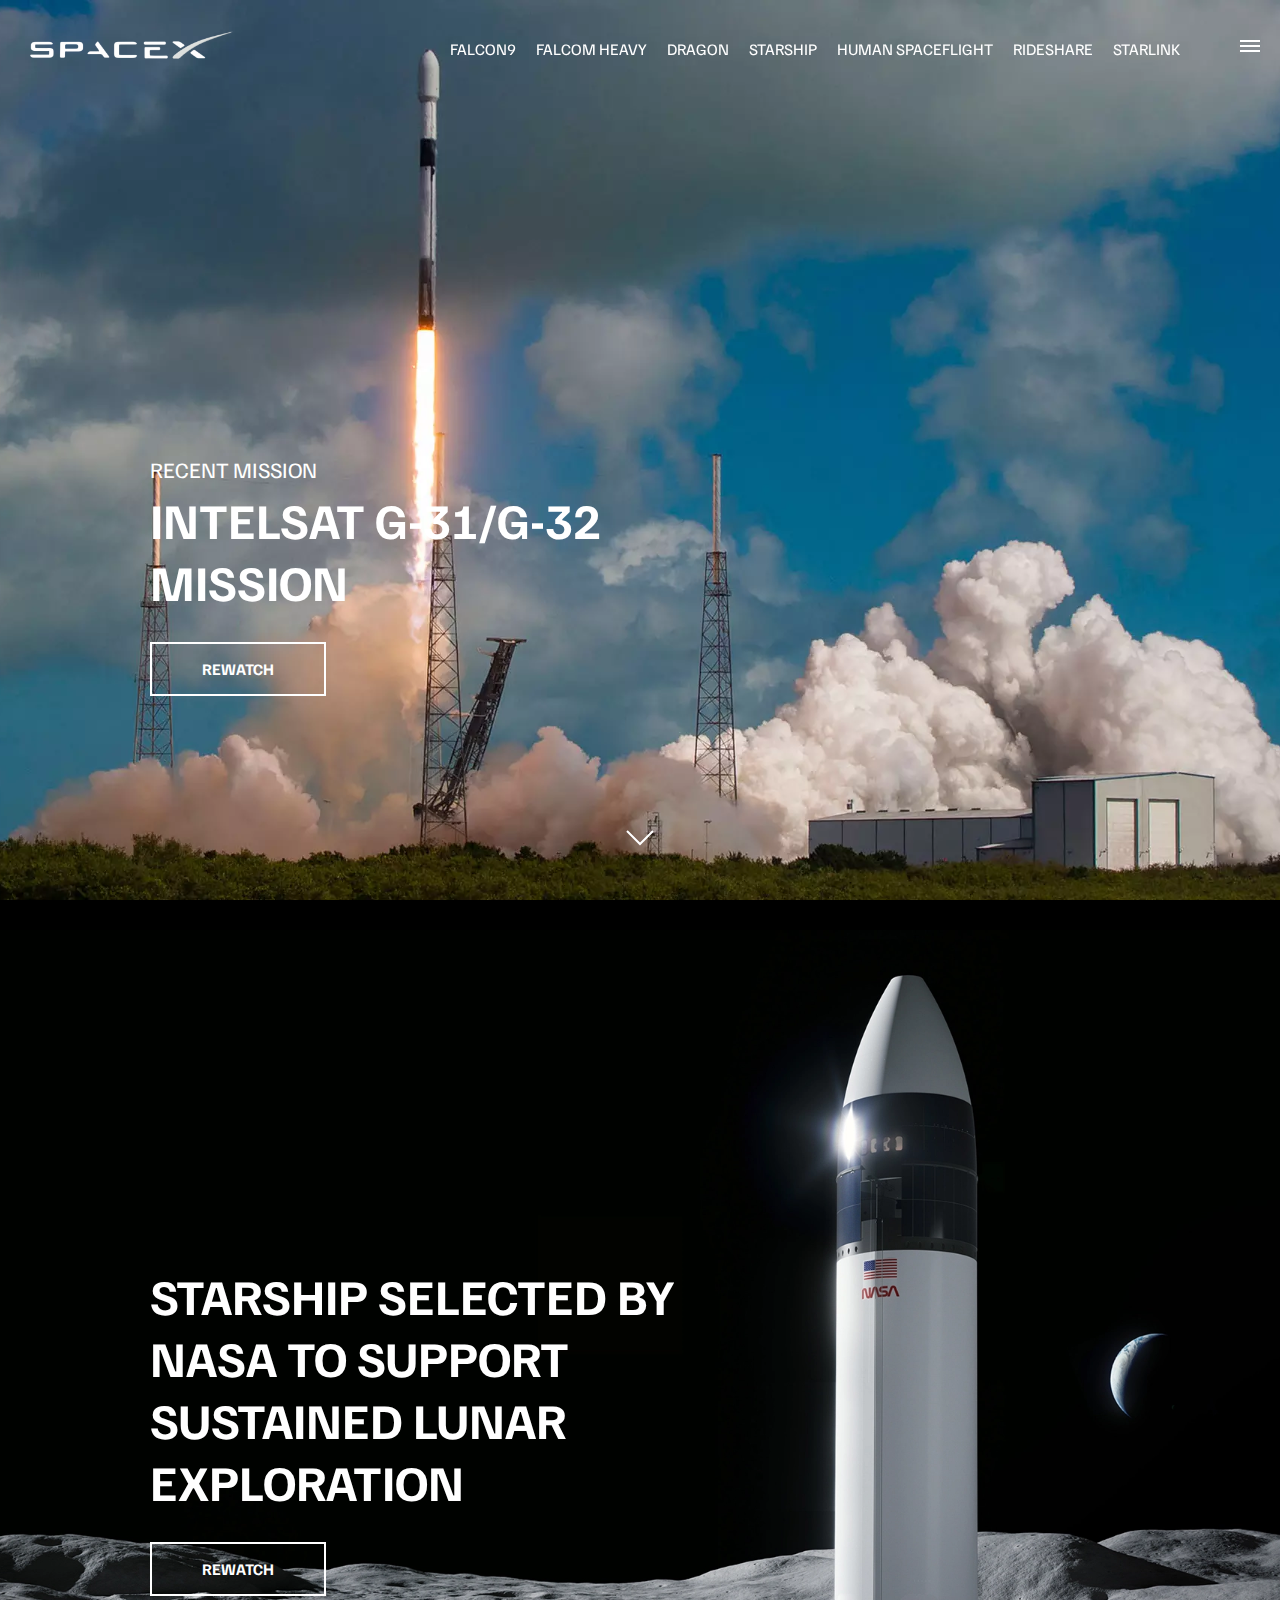
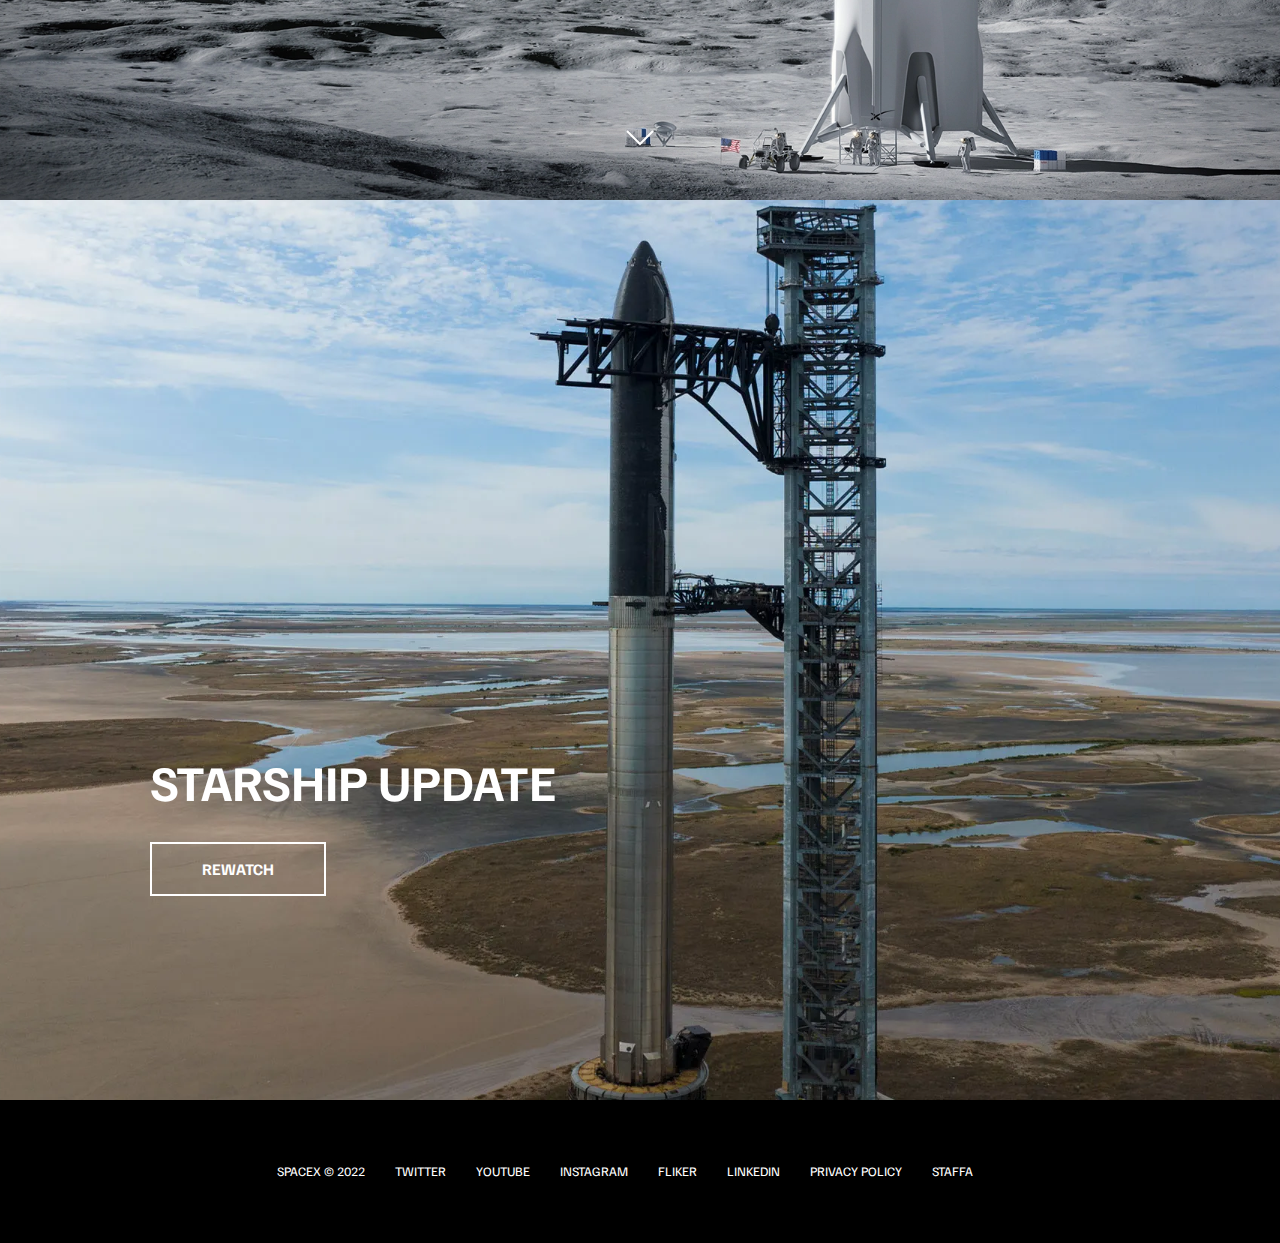
<file: index.html>
<!DOCTYPE html>
<html lang="en">
<head>
    <meta charset="UTF-8">
    <meta http-equiv="X-UA-Compatible" content="IE=edge">
    <meta name="viewport" content="width=device-width, initial-scale=1.0">
    <link rel="stylesheet" href="css/style.css">
    <script src="js/script.js" defer></script>
    <title>SpaceX</title>
</head>

<body>
    <div id="overlay"></div>
    <div id="mobile-menu" class="mobile-main-menu">
        <ul>
            <li><a href="#">Mission</a></li>
            <li><a href="#">Launches</a></li>
            <li><a href="#">Carrers</a></li>
            <li><a href="#">Updates</a></li>
            <li><a href="#">Shop</a></li>

            <li class="mobile-only"><a href="falcon9.html">falcon9</a></li>
            <li class="mobile-only"><a href="falcon-heavy.html">falcom Heavy</a></li>
            <li class="mobile-only"><a href="dragon.html">Dragon</a></li>
            <li class="mobile-only"><a href="#">Starship</a></li>
            <li class="mobile-only"><a href="#">Human Spaceflight</a></li>
            <li class="mobile-only"><a href="#">Rideshare</a></li>
            <li class="mobile-only"><a href="#">Starlink</a></li>
        </ul>
    </div>
    <header class="main-header">
   <div class="logo">
    <a href="index.html">
    <img src="img/logo.png" alt="SpaceX">
</a>
   </div>

   <nav class="desktop-main-menu">
  <ul>
     <li><a href="falcon9.html">falcon9</a></li>
     <li><a href="falcon-heavy.html">falcom Heavy</a></li>
     <li><a href="Dragon.html">Dragon</a></li>
     <li><a href="Starship.html">Starship</a></li>
     <li><a href="Human Spaceflight.html">Human Spaceflight</a></li>
     <li><a href="Rideshare.html">Rideshare</a></li>
     <li><a href="Shop.html">Starlink</a></li>
 </ul>
</nav>

</header>
 <!-- BOTTONE HAMBURGER -->
   
 <button id="menu-btn" class="hamburger" type="button">

    <span class="hamburger-top"></span>
    <span class="hamburger-middle"></span>
    <span class="hamburger-bottom"></span>
</button>

    <!-- SEZIONE A -->

 <section class="section-a">
    <div class="section-inner">
        <h4>Recent Mission</h4>
        <h2>INTELSAT G-31/G-32 MISSION</h2>
        <a class="btn">
            <div class="hover"></div>
            <span>Rewatch</span>
        </a>
    </div>
     
    <!-- FRECCIA SCORRIMENTO -->
    <div class="scroll-arrow">
    <svg width="30px" height="20px">
    <path
    stroke="#ffffff"
    fill="none"
    stroke-width="2px"
    d="M2.000,5.000 L15.000,18.000 L28.000,5.000 ">
</path>
  </svg>
    </div>
</section>

   
 <!-- SEZIONE B -->

 <section class="section-b">
    <div class="section-inner">
        
        <h2>STARSHIP SELECTED BY NASA TO SUPPORT SUSTAINED LUNAR EXPLORATION</h2>
        <a class="btn">
            <div class="hover"></div>
            <span>Rewatch</span>
        </a>
    </div>
     
    <!-- FRECCIA SCORRIMENTO -->
    <div class="scroll-arrow">
    <svg width="30px" height="20px">
    <path
    stroke="#ffffff"
    fill="none"
    stroke-width="2px"
    d="M2.000,5.000 L15.000,18.000 L28.000,5.000 ">
</path>
  </svg>
    </div>
</section>

   
 <!-- SEZIONE C -->

 <section class="section-c">
    <div class="section-inner">
        
        <h2>STARSHIP UPDATE</h2>
        <a class="btn">
            <div class="hover"></div>
            <span>Rewatch</span>
        </a>
    </div>
     

</path>
  </svg>
    </div>
</section>

<footer>
    <ul>
        <li><a>SpaceX &copy; 2022</a></li>
        <li><a href="https://twitter.com/Alex_Sfratta99">TWITTER</a></li>
        <li><a href="#">YOUTUBE</a></li>
        <li><a href="#">INSTAGRAM</a></li>
        <li><a href="#">FLIKER</a></li>
        <li><a href="https://www.linkedin.com/in/alessandrosfratta/">LINKEDIN</a></li>
        <li><a href="#">PRIVACY POLICY</a></li>
        <li><a href="https://www.instagram.com/alessandro_sfratta/">STAFFA</a></li>


    </ul>
</footer>   
 
</body>
</html>
</file>
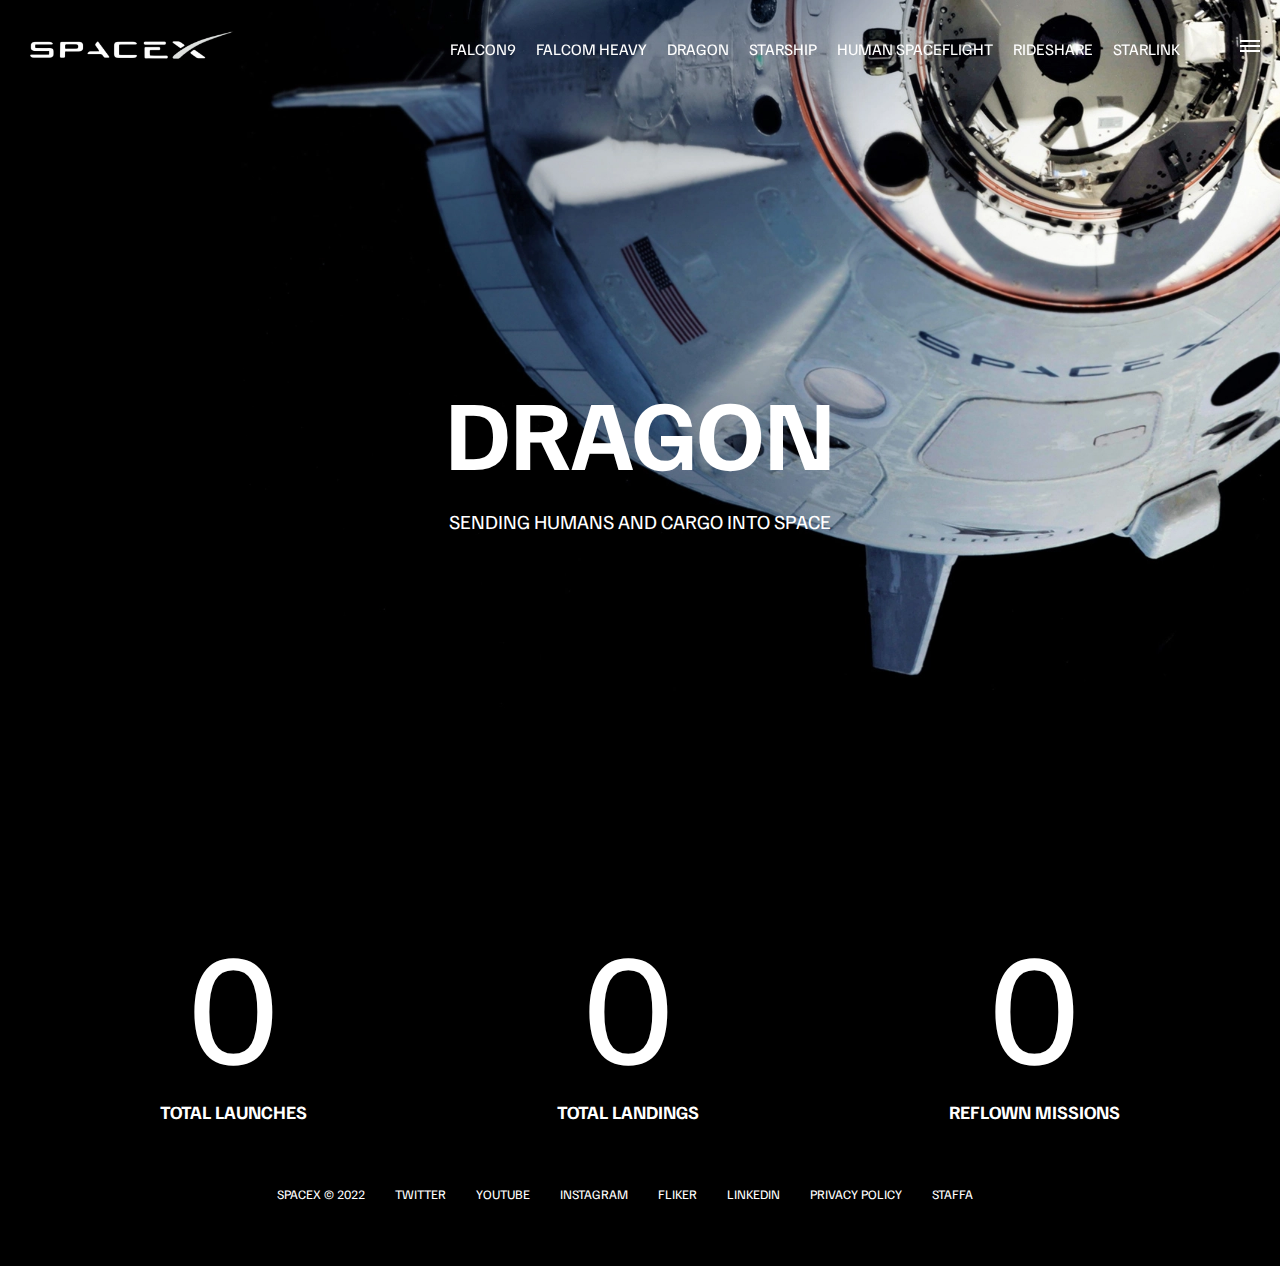
<file: dragon.html>
<!DOCTYPE html>
<html lang="en">
<head>
    <meta charset="UTF-8">
    <meta http-equiv="X-UA-Compatible" content="IE=edge">
    <meta name="viewport" content="width=device-width, initial-scale=1.0">
    <link rel="stylesheet" href="css/style.css">
    <script src="js/script.js" defer></script>
    <title>SpaceX - Dragon</title>
</head>

<body>
    <div id="overlay"></div>
    <div id="mobile-menu" class="mobile-main-menu">
        <ul>
            <li><a href="#">Mission</a></li>
            <li><a href="#">Launches</a></li>
            <li><a href="#">Carrers</a></li>
            <li><a href="#">Updates</a></li>
            <li><a href="#">Shop</a></li>

            <li class="mobile-only"><a href="falcon9.html">falcon9</a></li>
            <li class="mobile-only"><a href="falcon-heavy.html">falcom Heavy</a></li>
            <li class="mobile-only"><a href="dragon.html">Dragon</a></li>
            <li class="mobile-only"><a href="#">Starship</a></li>
            <li class="mobile-only"><a href="#">Human Spaceflight</a></li>
            <li class="mobile-only"><a href="#">Rideshare</a></li>
            <li class="mobile-only"><a href="#">Starlink</a></li>
        </ul>
    </div>
    <header class="main-header">
   <div class="logo">
    <a href="index.html">
    <img src="img/logo.png" alt="SpaceX">
</a>
   </div>

   <nav class="desktop-main-menu">
  <ul>
     <li><a href="falcon9.html">falcon9</a></li>
     <li><a href="falcon-heavy.html">falcom Heavy</a></li>
     <li><a href="Dragon.html">Dragon</a></li>
     <li><a href="Starship.html">Starship</a></li>
     <li><a href="Human Spaceflight.html">Human Spaceflight</a></li>
     <li><a href="Rideshare.html">Rideshare</a></li>
     <li><a href="Shop.html">Starlink</a></li>
 </ul>
</nav>

</header>
 <!-- BOTTONE HAMBURGER -->
   
 <button id="menu-btn" class="hamburger" type="button">

    <span class="hamburger-top"></span>
    <span class="hamburger-middle"></span>
    <span class="hamburger-bottom"></span>
</button>
<section class="section-animate bg-dragon"></section>
<div class="section-inner-center">
    <h3>Dragon</h3>
    <p>SENDING HUMANS AND CARGO INTO SPACE</p>
    </div>
<div class="stats">
    <div>
        <span class="counter" data-target="36">0</span>
        <h3>Total Launches</h3>
    </div>
    <div>
        <span class="counter" data-target="33">0</span>
        <h3>Total Landings</h3>
    </div>    
    <div>
        <span class="counter" data-target="15">0</span>
        <h3>REFLOWN MISSIONS</h3>
    </div>    
    
    
</div>
<footer>
    <ul>
        <li><a>SpaceX &copy; 2022</a></li>
        <li><a href="https://twitter.com/Alex_Sfratta99">TWITTER</a></li>
        <li><a href="#">YOUTUBE</a></li>
        <li><a href="#">INSTAGRAM</a></li>
        <li><a href="#">FLIKER</a></li>
        <li><a href="https://www.linkedin.com/in/alessandrosfratta/">LINKEDIN</a></li>
        <li><a href="#">PRIVACY POLICY</a></li>
        <li><a href="https://www.instagram.com/alessandro_sfratta/">STAFFA</a></li>


    </ul>
</footer>   
 
</body>
</html>
</file>
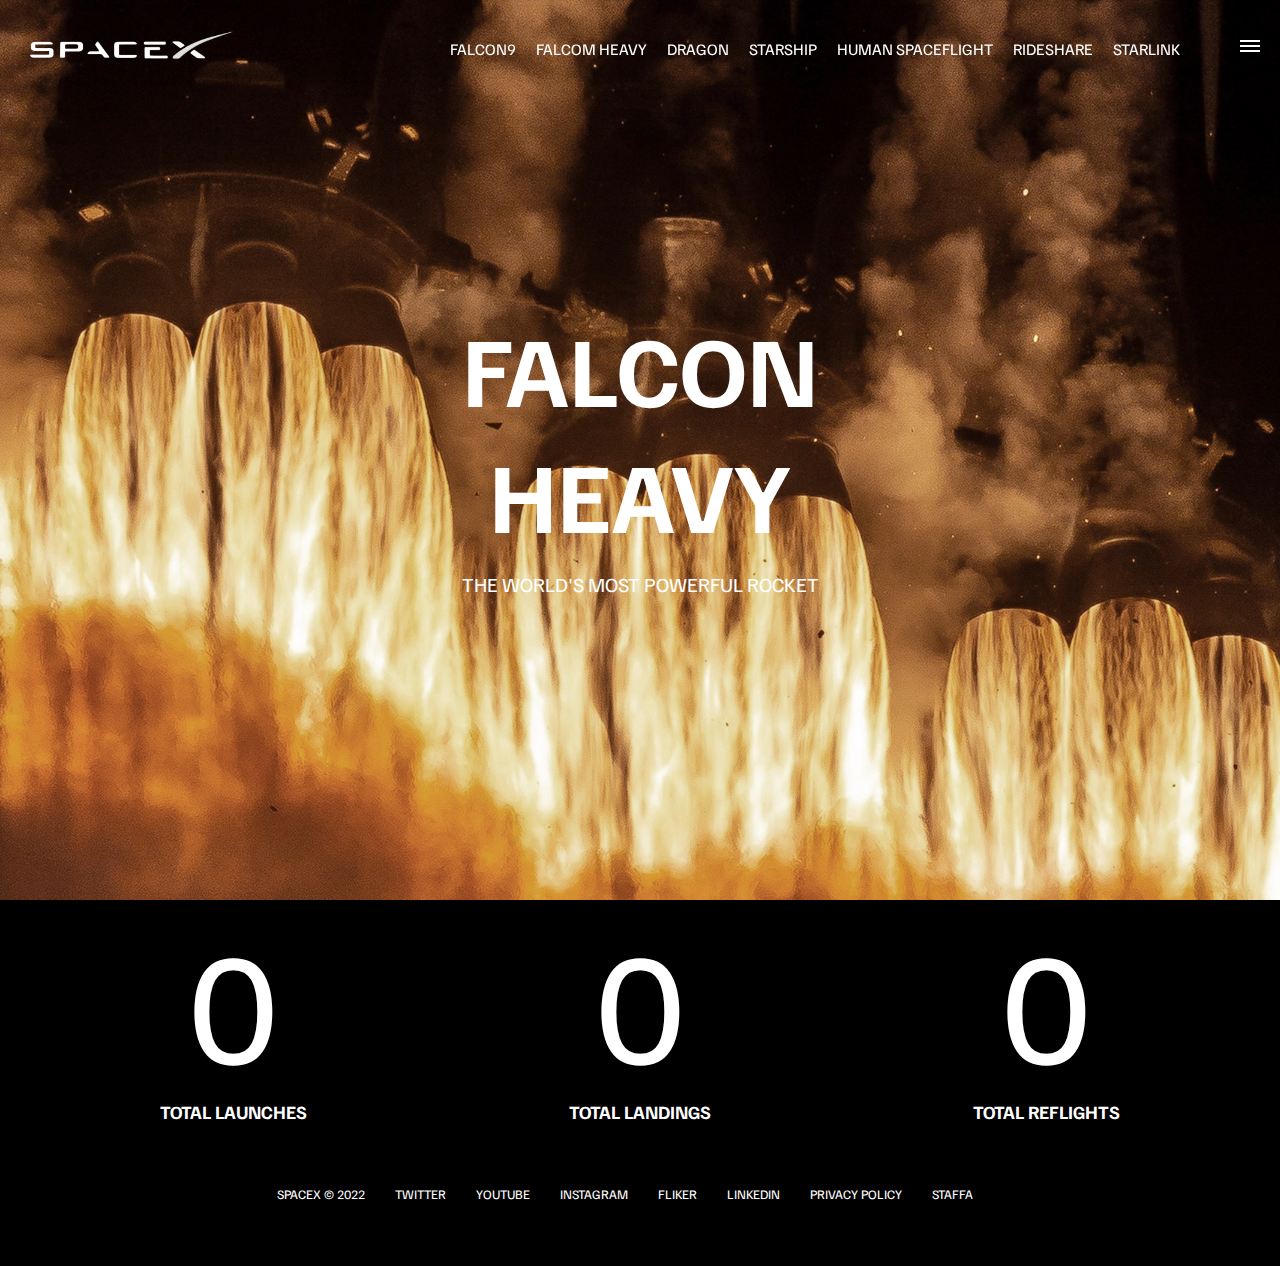
<file: falcon-heavy.html>
<!DOCTYPE html>
<html lang="en">
<head>
    <meta charset="UTF-8">
    <meta http-equiv="X-UA-Compatible" content="IE=edge">
    <meta name="viewport" content="width=device-width, initial-scale=1.0">
    <link rel="stylesheet" href="css/style.css">
    <script src="js/script.js" defer></script>
    <title>SpaceX - Falcon Heavy</title>
</head>

<body>
    <div id="overlay"></div>
    <div id="mobile-menu" class="mobile-main-menu">
        <ul>
            <li><a href="#">Mission</a></li>
            <li><a href="#">Launches</a></li>
            <li><a href="#">Carrers</a></li>
            <li><a href="#">Updates</a></li>
            <li><a href="#">Shop</a></li>

            <li class="mobile-only"><a href="falcon9.html">falcon9</a></li>
            <li class="mobile-only"><a href="#">falcom Heavy</a></li>
            <li class="mobile-only"><a href="#">Dragon</a></li>
            <li class="mobile-only"><a href="#">Starship</a></li>
            <li class="mobile-only"><a href="#">Human Spaceflight</a></li>
            <li class="mobile-only"><a href="#">Rideshare</a></li>
            <li class="mobile-only"><a href="#">Starlink</a></li>
        </ul>
    </div>
    <header class="main-header">
   <div class="logo">
    <a href="index.html">
    <img src="img/logo.png" alt="SpaceX">
</a>
   </div>

   <nav class="desktop-main-menu">
  <ul>
     <li><a href="falcon9.html">falcon9</a></li>
     <li><a href="falcon-heavy.html">falcom Heavy</a></li>
     <li><a href="Dragon.html">Dragon</a></li>
     <li><a href="Starship.html">Starship</a></li>
     <li><a href="Human Spaceflight.html">Human Spaceflight</a></li>
     <li><a href="Rideshare.html">Rideshare</a></li>
     <li><a href="Shop.html">Starlink</a></li>
 </ul>
</nav>

</header>
 <!-- BOTTONE HAMBURGER -->
   
 <button id="menu-btn" class="hamburger" type="button">

    <span class="hamburger-top"></span>
    <span class="hamburger-middle"></span>
    <span class="hamburger-bottom"></span>
</button>
<section class="section-animate bg-falcon-heavy"></section>
<div class="section-inner-center">
    <h3>Falcon Heavy</h3>
    <p>The world's most powerful rocket</p>
    </div>
<div class="stats">
    <div>
        <span class="counter" data-target="4">0</span>
        <h3>Total Launches</h3>
    </div>
    <div>
        <span class="counter" data-target="9">0</span>
        <h3>Total Landings</h3>
    </div>    
    <div>
        <span class="counter" data-target="4">0</span>
        <h3>Total Reflights</h3>
    </div>    
    
    
</div>
<footer>
    <ul>
        <li><a>SpaceX &copy; 2022</a></li>
        <li><a href="https://twitter.com/Alex_Sfratta99">TWITTER</a></li>
        <li><a href="#">YOUTUBE</a></li>
        <li><a href="#">INSTAGRAM</a></li>
        <li><a href="#">FLIKER</a></li>
        <li><a href="https://www.linkedin.com/in/alessandrosfratta/">LINKEDIN</a></li>
        <li><a href="#">PRIVACY POLICY</a></li>
        <li><a href="https://www.instagram.com/alessandro_sfratta/">STAFFA</a></li>


    </ul>
</footer>   
 
</body>
</html>
</file>
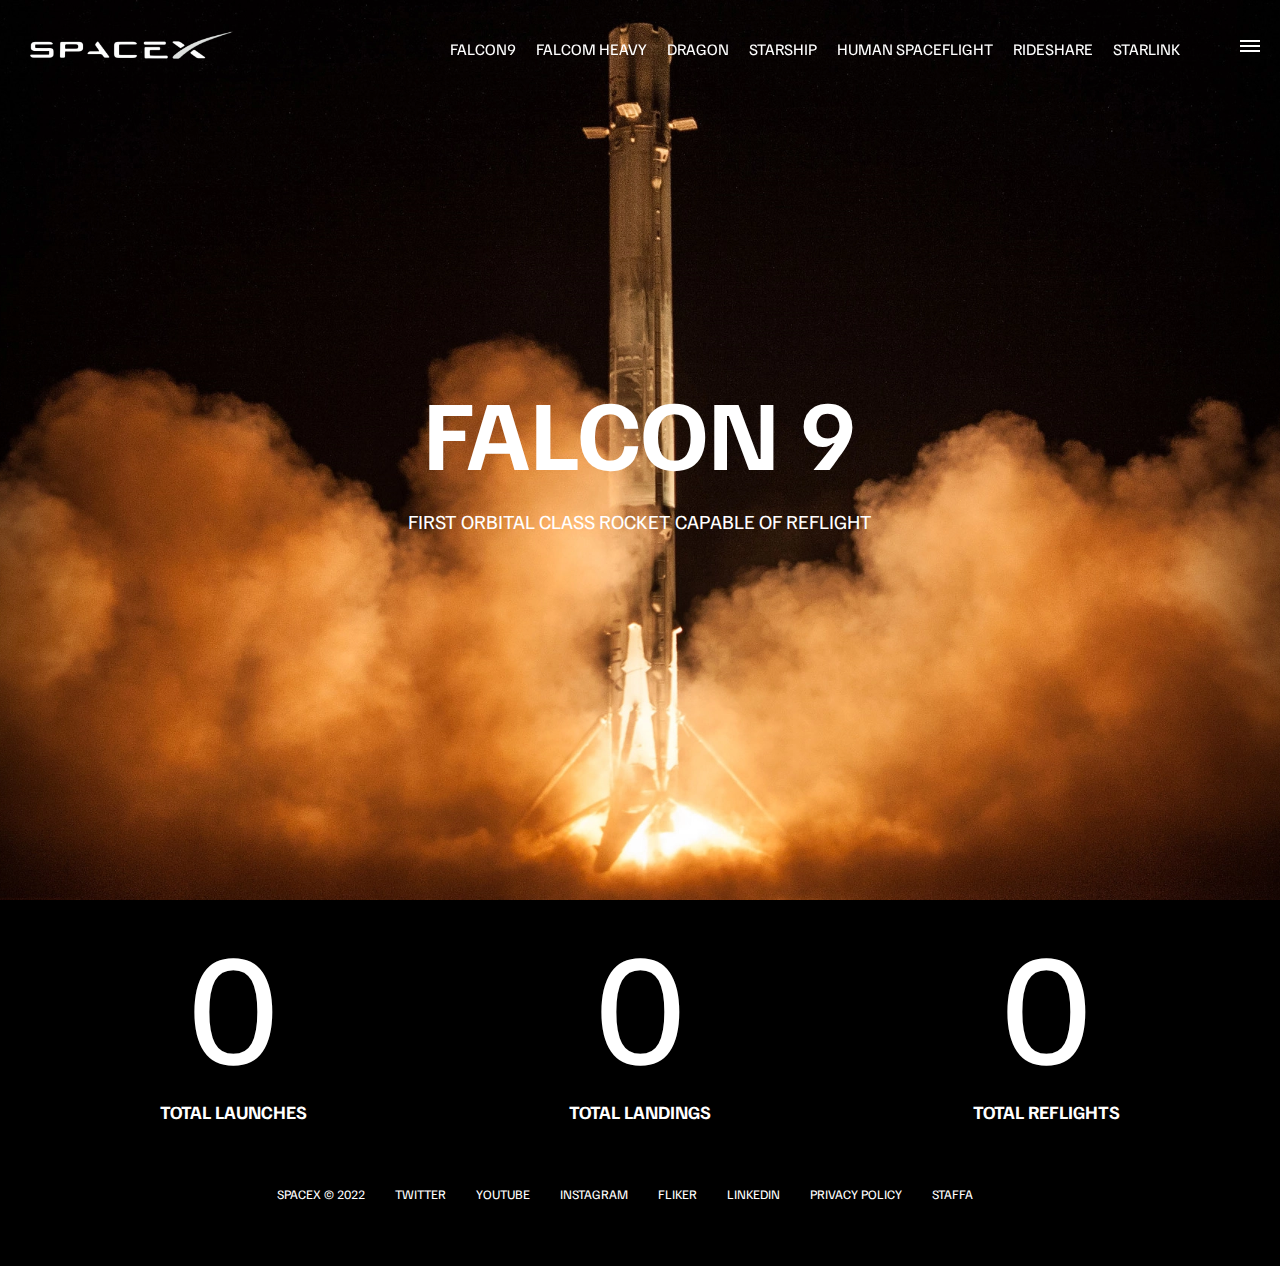
<file: falcon9.html>
<!DOCTYPE html>
<html lang="en">
<head>
    <meta charset="UTF-8">
    <meta http-equiv="X-UA-Compatible" content="IE=edge">
    <meta name="viewport" content="width=device-width, initial-scale=1.0">
    <link rel="stylesheet" href="css/style.css">
    <script src="js/script.js" defer></script>
    <title>SpaceX - Falcon9</title>
</head>

<body>
    <div id="overlay"></div>
    <div id="mobile-menu" class="mobile-main-menu">
        <ul>
            <li><a href="#">Mission</a></li>
            <li><a href="#">Launches</a></li>
            <li><a href="#">Carrers</a></li>
            <li><a href="#">Updates</a></li>
            <li><a href="#">Shop</a></li>

            <li class="mobile-only"><a href="falcon9.html">falcon9</a></li>
            <li class="mobile-only"><a href="falcon-heavy.html">falcom Heavy</a></li>
            <li class="mobile-only"><a href="dragon.html">Dragon</a></li>
            <li class="mobile-only"><a href="#">Starship</a></li>
            <li class="mobile-only"><a href="#">Human Spaceflight</a></li>
            <li class="mobile-only"><a href="#">Rideshare</a></li>
            <li class="mobile-only"><a href="#">Starlink</a></li>
        </ul>
    </div>
    <header class="main-header">
   <div class="logo">
    <a href="index.html">
    <img src="img/logo.png" alt="SpaceX">
</a>
   </div>

   <nav class="desktop-main-menu">
  <ul>
     <li><a href="falcon9.html">falcon9</a></li>
     <li><a href="falcon-heavy.html">falcom Heavy</a></li>
     <li><a href="dragon.html">Dragon</a></li>
     <li><a href="Starship.html">Starship</a></li>
     <li><a href="Human Spaceflight.html">Human Spaceflight</a></li>
     <li><a href="Rideshare.html">Rideshare</a></li>
     <li><a href="Shop.html">Starlink</a></li>
 </ul>
</nav>

</header>
 <!-- BOTTONE HAMBURGER -->
   
 <button id="menu-btn" class="hamburger" type="button">

    <span class="hamburger-top"></span>
    <span class="hamburger-middle"></span>
    <span class="hamburger-bottom"></span>
</button>
<section class="section-animate bg-falcon-9"></section>
<div class="section-inner-center">
    <h3>Falcon 9</h3>
    <p>First orbital class rocket capable of reflight</p>
    </div>
<div class="stats">
    <div>
        <span class="counter" data-target="184">0</span>
        <h3>Total Launches</h3>
    </div>
    <div>
        <span class="counter" data-target="143">0</span>
        <h3>Total Landings</h3>
    </div>    
    <div>
        <span class="counter" data-target="122">0</span>
        <h3>Total Reflights</h3>
    </div>    
    
    
</div>
<footer>
    <ul>
        <li><a>SpaceX &copy; 2022</a></li>
        <li><a href="https://twitter.com/Alex_Sfratta99">TWITTER</a></li>
        <li><a href="#">YOUTUBE</a></li>
        <li><a href="#">INSTAGRAM</a></li>
        <li><a href="#">FLIKER</a></li>
        <li><a href="https://www.linkedin.com/in/alessandrosfratta/">LINKEDIN</a></li>
        <li><a href="#">PRIVACY POLICY</a></li>
        <li><a href="https://www.instagram.com/alessandro_sfratta/">STAFFA</a></li>


    </ul>
</footer>   
 
</body>
</html>
</file>
<file: css/style.css>
@import url('https://fonts.googleapis.com/css2?family=Familjen+Grotesk:wght@400;600;700&display=swap');

*,
*::before,
*::after {
    margin: 0;
    padding: 0;
    box-sizing: border-box;
}



body {
    font-family: 'Familjen Grotesk', sans-serif;
    background: #000;
    color: #fff;
}

a {
 text-decoration: none;
 color: #fff;
}

ul {
    list-style: none;
}

/* HEADER NAVBAR*/

.main-header {
    position: fixed;
    top: 0;
    left: 0;
    width: 100%;
    z-index: 3;
    display: flex;
    justify-content: space-between;
    align-items: center;
    text-transform: uppercase;
    height: 100px;
    padding: 0 30px;
}

/*LOGO REGOLE*/
.logo{
    width: 210px;
    height: auto;
    }

    .logo img {
        display: block;
        width: 100%;
        height: auto;
    }

    /* MENU DISPOTIVI DESKTOP*/
    .desktop-main-menu {
        margin-right: 50px;
    }

    .desktop-main-menu ul {
        display: flex;
    }

    .desktop-main-menu ul li {
        position: relative;
        margin-right: 20px;
        padding-bottom: 2px;
    }

    /* MENU  E BORDO BOTTONI*/

.desktop-main-menu ul li a::after {
    content:'';
    position: absolute;
    bottom: 0;
    left: 0;
    width: 100%;
    height: 2px;
    background:#fff;
    transform: scaleX(0);
    transition: transform 0.7s cubic-bezier(0.19,1,0.22,1);
    transform-origin: right center;

}

.desktop-main-menu ul li a:hover::after {
    transform: scaleX(1);
    transform-origin: left center;
    transition-duration: 0.9;
}

/* SEZIONI */

section {  
    position: relative;
    height: 100vh;
    background-position: center center;
    background-repeat: no-repeat;
    background-size: cover;
    text-transform: uppercase;

 }  

.section-inner{
    position:absolute;
    bottom: 200px;
    left: 150px;
    max-width: 560px;

}
.section-inner h4 {
    font-size: 22px;
    margin-bottom: 5px;
    font-weight: 300;
    animation: fadeInUp 0.5s ease-in-out;

}

.section-inner h2 {
    font-size: 50px;
    font-weight: 700;
    margin-bottom: 20px;
    animation: fadeInUp 0.5s ease-in-out 0.2s;
    animation-fill-mode: both;     
    

}

.section-inner a {
    animation: fadeInUp 0.5s ease-in-out 0.4s;
    animation-fill-mode: both; 
}


/*IMMAGINE SFONDO [ DELLE SEZIONI ]*/

.section-a {
    background-image: url(../img/section-a.webp);

}

.section-b {
    background-image: url(../img/section-b.webp);

}

.section-c {
    background-image: url(../img/section-c.webp);

}

/* BOTTONE  */

.btn {
    position: relative;
    display: inline-block;
    cursor: pointer;
    text-align: center;
    min-width: 130px;
    padding: 15px 50px;
    margin-top: 10px;
    border: 2px solid #fff;
    text-transform: uppercase;
    font-weight: bold;
    overflow: hidden;
    z-index: 2;
    


}

.btn:hover span {
    color: #000;

}

.btn .hover {
    position:absolute;
    top: 0;
    left: 0;
    width: 100%;
    height: 100%;
    background-color: #fff;
    color: #000;
    z-index: -1;
    transform: translateY(100%);
    transition: transform 0.7s cubic-bezier(0.19,1,0.22,1);

}

.btn:hover .hover {
    transform: translateY(0);


}

.scroll-arrow {
    position:absolute;
    bottom: 50px;
    left: 50%;
    transform: translateX(-50%);
    animation: fadeBounce 5s infinite;
}

/* FOOTER */

footer {
    position:relative;
    padding: 55px 0;
}

footer ul {
    display: flex;
    justify-content: center;
    align-items: center;
    flex-wrap: wrap;

}
footer ul li {
    margin-right: 30px;
    color: #000;
    text-transform: uppercase;
    font-size: 13px;
    line-height: 2.5;

}

footer ul li a {
    color: #fff;
    transition: color 0.6s;
}

footer ul li a:hover {
    color: #aaa;
    
}

/* BOTTONE HAMBURGER */
.hamburger {
    position: fixed;
    top: 40px;
    right: 20px;
    z-index: 10;
    cursor: pointer;
    width: 20px;
    height: 20px;
    background: none;
    border: none;
}
.hamburger-top,
.hamburger-middle,
.hamburger-bottom {
    position: absolute;
    width: 20px;
    height: 2px;
    top: 0;
    left: 0;
    background: #fff;
    transition: all 0.5s;


}

.hamburger-middle {
    transform: translateY(5px);
}

.hamburger-bottom {
    transform: translateY(10px);
}

/* TRANIZIONE MENU HAMBURGER APERTO */
.open {
    transform: rotate(90deg);
}
.open .hamburger-top {
    transform: rotate(45deg) translateY(6px) translateX(6px);
}

.open .hamburger-middle {
    display: none;
}

.open .hamburger-bottom {
    transform: rotate(-45deg) translateY(6px) translateX(-6px);

}

/* OVERLAY APERTO  */
.overlay-show {
    position: fixed ; 
    top: 0;
    left: 0;
    width: 100%;
    height: 100%;
    background-color:rgba(0, 0, 0, 0.5);
    z-index: 3;
}
/* STOP BODY SCROLL */
.stop-scrolling {
    overflow: hidden;
}

/* NASCONDI MENU */
.mobile-only{
    display: none;
}

/* MENU MOBILE */
.mobile-main-menu{
    position: fixed;
    top: 0;
    right: 0;
    width: 350px;
    height: 100%;
    background: #000;
    z-index: 4;
    display: flex;
    align-items: center;
    justify-content: center;
    transform: translateX(100%);
    transition: transform 0.6s cubic-bezier(0.19, 1, 0.22, 1) ;
    
}

/* PORTA MENU DA DESTRA  */
.show-menu{
    transform: translateX(0);
}

.mobile-main-menu ul {
    display: flex;
    flex-direction: column;
    align-items: end;
    justify-content: center;
    padding: 50px;
    width: 100%;
}

.mobile-main-menu ul li {
    margin-bottom: 20px;
    font-size: 18px;
    text-transform: uppercase;
    border-bottom: 1px #555 dotted;
    width: 100%;
    text-align: right;
    padding-bottom: 8px;

}
.mobile-main-menu ul li a {
    color: #fff;
    transition: color 0.6s;

}

.mobile-main-menu ul li a:hover {
    color: #aaa;
}


/* PAGINE INTERNE  */
.bg-falcon-9 {
    background-image: url(../img/falcon-9.webp);

}

.bg-falcon-heavy {
    background-image: url(../img/falcon-heavy.webp);

}

.bg-dragon{
    background-image: url(../img/dragon.webp);
}


.section-animate {
    animation: fadeIn 2s ease-in-out;

}

.section-inner-center{
    position: absolute;
    top: 50%;
    left: 50%;
    transform: translate(-50%, -50%);
    text-transform: uppercase;
    text-align: center;
}

.section-inner-center h3 {
    font-size: 100px;
    margin-bottom: 15px;
    animation: fadeInUp 0.5s ease-in-out;

}

.section-inner-center p {
    font-size: 20px;
    animation: fadeInUp 0.5s ease-in-out 0.2s;
    animation-fill-mode: both;    
}


/* STATS */

.stats {
    max-width: 960px;
    margin: 0 auto;
    display:flex;
    align-items: center;
    justify-content: space-between;
    text-align: center;
    text-transform: uppercase;
    

}

.stats div span {
    font-size: 160px;
    }
.stats div h4 {
    font-size: 24px;
    font-weight: 300;
    }


/* ANIMAZIONI */

@keyframes fadeInUp{

0% {
   opacity: 0;
   transform: translateY(140px);
}

100% {
    opacity: 1;
    transform: translateY(0px);
}

}

@keyframes fadeIn{

    0% {
       opacity: 0;
       
    }
    
    100% {
        opacity: 1;
        
    }
    
    }

@keyframes fadeBounce {
 
0%,
20%,
50%,
80%,
100% {
    opacity: 0;
    transform: translateY(-20px);
 }
40% {
    opacity: 1;
    transform: translateY(0);
}

}


@media (max-width:960px) {
    /* NASCONDI MENU */
    .desktop-main-menu {
        display: none;
    }
    
/* MOSTRA MENU SU MOBILE */

.mobile-only {
    display: block;
 }

 .section-inner-center h3 {
    font-size: 75px;

 }
}

@media (max-width:600px) {
    .section-inner{
        bottom: 75px;
        left: 20px;
    }

    .section-inner h2 {
        font-size: 40px;
    }
     /* ELEMENTO COPYRIGHT */
    footer ul li:first-child {
        position: absolute;
        top: 30px;
        left: 50%;
        transform: translate(-50%, -50%);
    }

    footer ul li {
        margin-right: 15px;

    }


    .logo {
        width: 150px;
        margin: auto;

    }
    .section-inner-center {
        width: 80%;
    }
    .section-inner-center h3 {
        font-size: 50px;
        
     }

     /* STATS */
     .stats {
        flex-direction: column;
     }

     .stats div {
        margin-bottom: 20px;
        
     }
    
     
    
}
</file>
